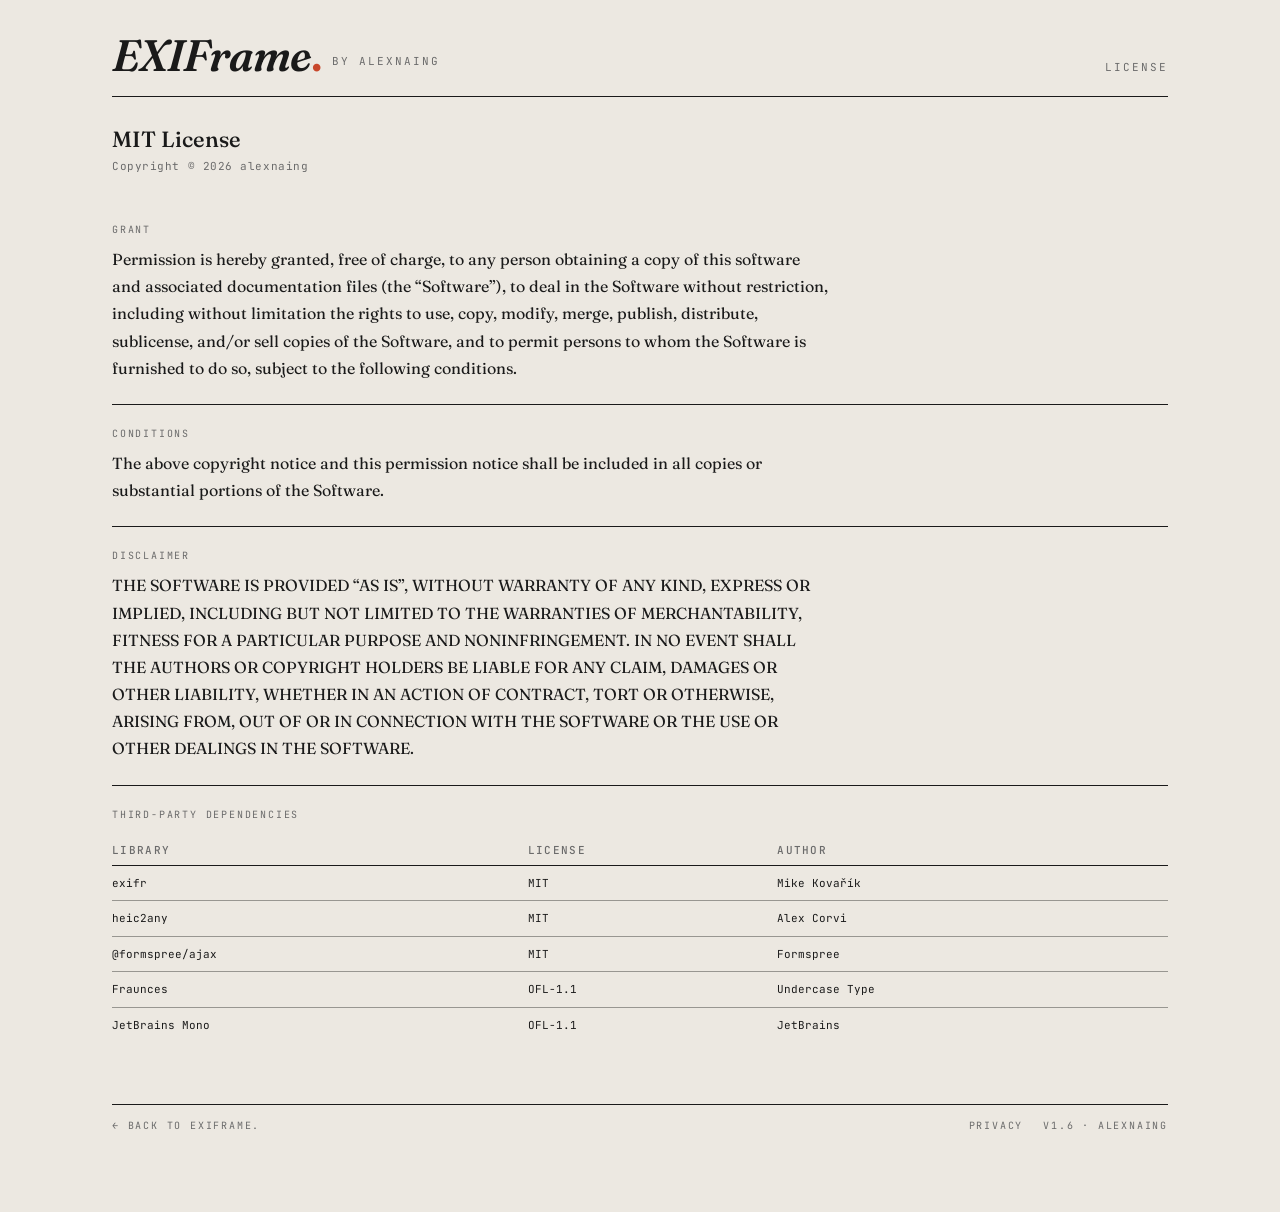
<file: legal.html>
<!DOCTYPE html>
<html lang="en">
<head>
<meta charset="UTF-8" />
<meta name="viewport" content="width=device-width, initial-scale=1.0" />
<title>Frame — License</title>
<link rel="preconnect" href="https://fonts.googleapis.com">
<link rel="preconnect" href="https://fonts.gstatic.com" crossorigin>
<link href="https://fonts.googleapis.com/css2?family=Fraunces:ital,opsz,wght@0,9..144,300;0,9..144,400;0,9..144,500;0,9..144,600;1,9..144,400&family=JetBrains+Mono:wght@400;500;600&display=swap" rel="stylesheet">
<link rel="stylesheet" href="styles.css">
</head>
<body>
<div class="wrap">
  <header>
    <a href="index.html" class="brand">EXIFrame<span class="brand-dot">.</span><span class="brand-by">by alexnaing</span></a>
    <div class="tag">License</div>
  </header>

  <div class="fb-intro">
    <p class="fb-lead">MIT License</p>
    <p class="fb-sub">Copyright &copy; 2026 alexnaing</p>
  </div>

  <div class="privacy-body">

    <section class="priv-section">
      <div class="priv-label">Grant</div>
      <p>Permission is hereby granted, free of charge, to any person obtaining a copy of this software and associated documentation files (the &ldquo;Software&rdquo;), to deal in the Software without restriction, including without limitation the rights to use, copy, modify, merge, publish, distribute, sublicense, and/or sell copies of the Software, and to permit persons to whom the Software is furnished to do so, subject to the following conditions.</p>
    </section>

    <section class="priv-section">
      <div class="priv-label">Conditions</div>
      <p>The above copyright notice and this permission notice shall be included in all copies or substantial portions of the Software.</p>
    </section>

    <section class="priv-section">
      <div class="priv-label">Disclaimer</div>
      <p>THE SOFTWARE IS PROVIDED &ldquo;AS IS&rdquo;, WITHOUT WARRANTY OF ANY KIND, EXPRESS OR IMPLIED, INCLUDING BUT NOT LIMITED TO THE WARRANTIES OF MERCHANTABILITY, FITNESS FOR A PARTICULAR PURPOSE AND NONINFRINGEMENT. IN NO EVENT SHALL THE AUTHORS OR COPYRIGHT HOLDERS BE LIABLE FOR ANY CLAIM, DAMAGES OR OTHER LIABILITY, WHETHER IN AN ACTION OF CONTRACT, TORT OR OTHERWISE, ARISING FROM, OUT OF OR IN CONNECTION WITH THE SOFTWARE OR THE USE OR OTHER DEALINGS IN THE SOFTWARE.</p>
    </section>

    <section class="priv-section">
      <div class="priv-label">Third-party dependencies</div>
      <table class="priv-table">
        <thead>
          <tr><th>Library</th><th>License</th><th>Author</th></tr>
        </thead>
        <tbody>
          <tr><td>exifr</td><td>MIT</td><td>Mike Kovařík</td></tr>
          <tr><td>heic2any</td><td>MIT</td><td>Alex Corvi</td></tr>
          <tr><td>@formspree/ajax</td><td>MIT</td><td>Formspree</td></tr>
          <tr><td>Fraunces</td><td>OFL-1.1</td><td>Undercase Type</td></tr>
          <tr><td>JetBrains Mono</td><td>OFL-1.1</td><td>JetBrains</td></tr>
        </tbody>
      </table>
    </section>

  </div>

  <footer>
    <a href="index.html" class="footer-link">← Back to EXIFrame.</a>
    <span style="display:flex;gap:20px;align-items:center;">
      <a href="privacy.html" class="footer-link">Privacy</a>
      <span>v1.6 · alexnaing</span>
    </span>
  </footer>
</div>
</body>
</html>
</file>
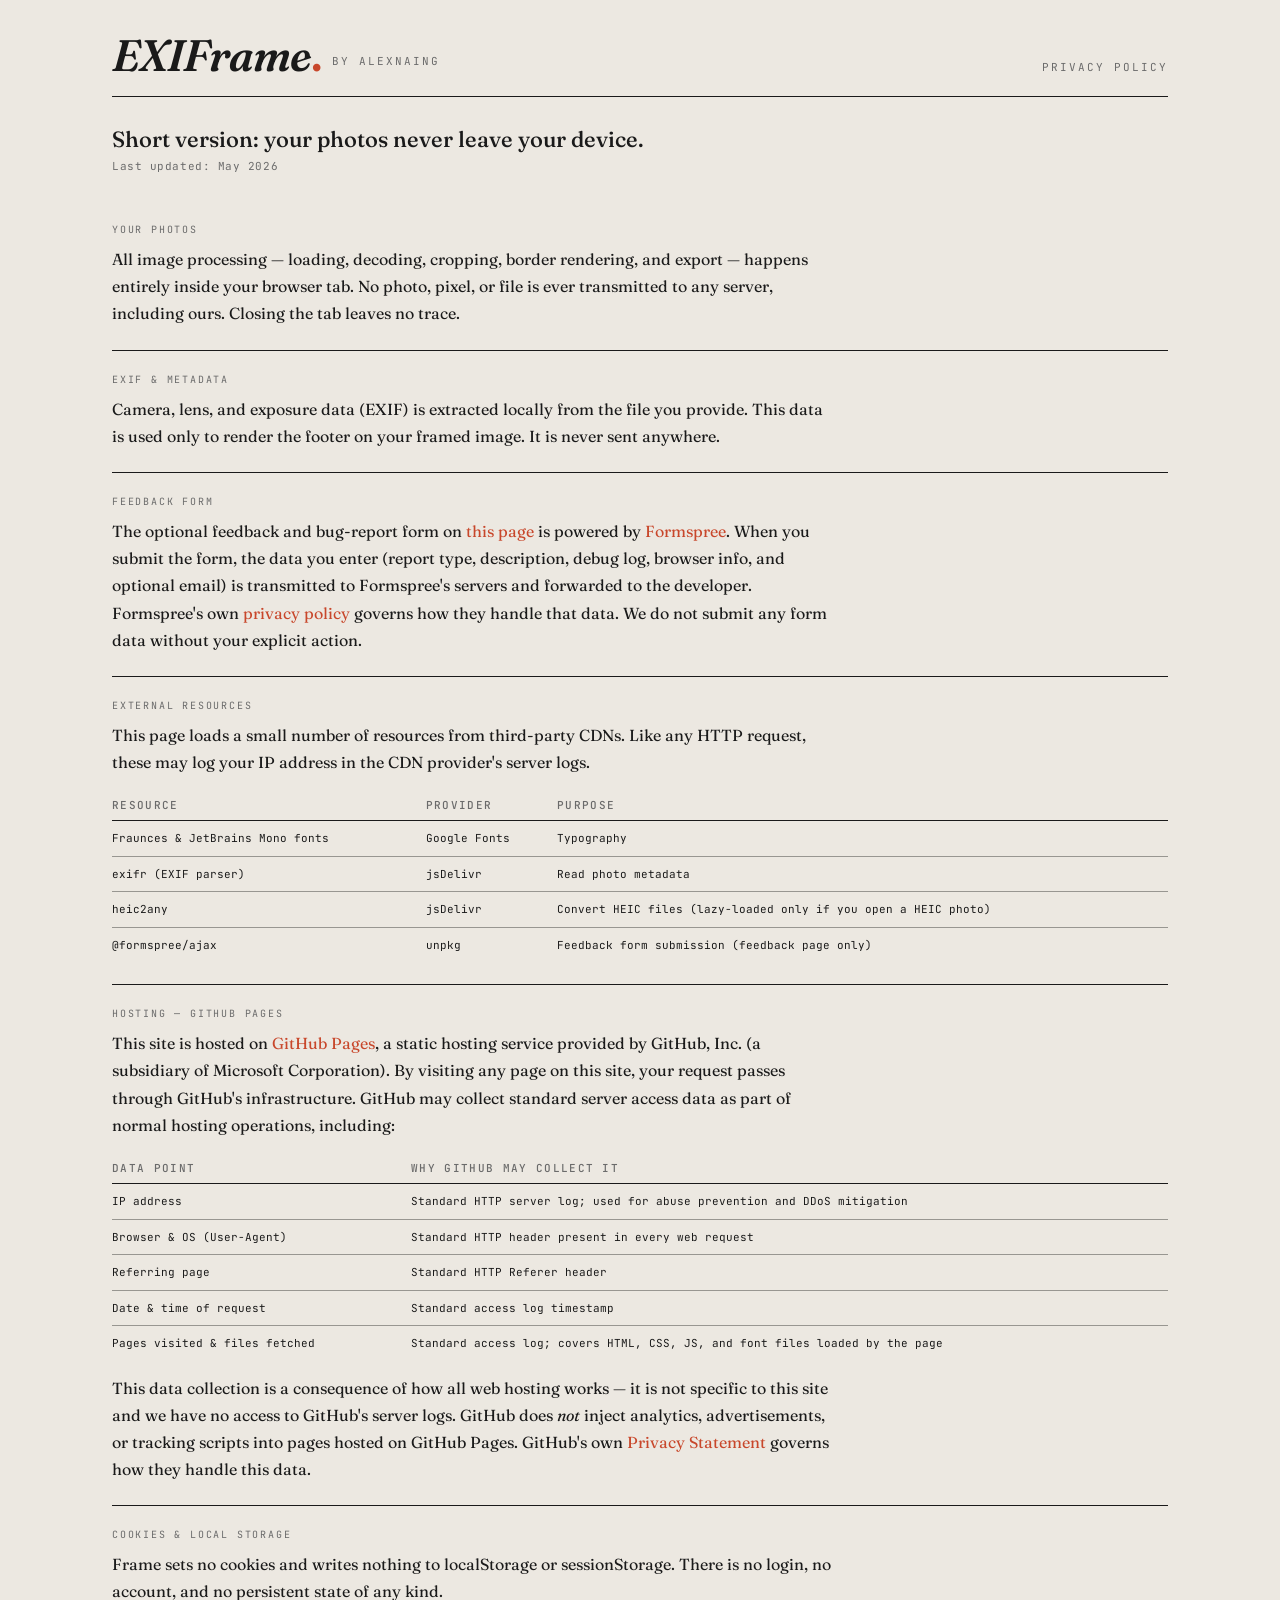
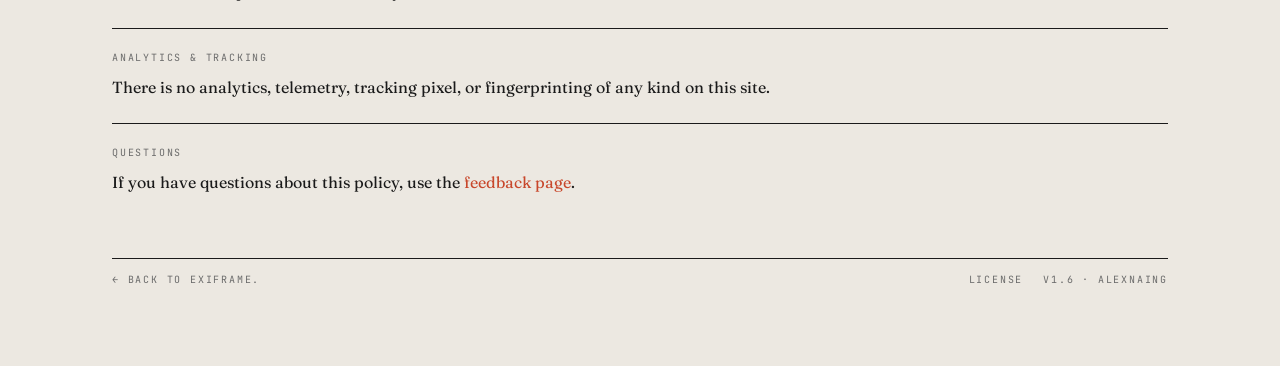
<file: privacy.html>
<!DOCTYPE html>
<html lang="en">
<head>
<meta charset="UTF-8" />
<meta name="viewport" content="width=device-width, initial-scale=1.0" />
<title>Frame — Privacy Policy</title>
<link rel="preconnect" href="https://fonts.googleapis.com">
<link rel="preconnect" href="https://fonts.gstatic.com" crossorigin>
<link href="https://fonts.googleapis.com/css2?family=Fraunces:ital,opsz,wght@0,9..144,300;0,9..144,400;0,9..144,500;0,9..144,600;1,9..144,400&family=JetBrains+Mono:wght@400;500;600&display=swap" rel="stylesheet">
<link rel="stylesheet" href="styles.css">
</head>
<body>
<div class="wrap">
  <header>
    <a href="index.html" class="brand">EXIFrame<span class="brand-dot">.</span><span class="brand-by">by alexnaing</span></a>
    <div class="tag">Privacy Policy</div>
  </header>

  <div class="fb-intro">
    <p class="fb-lead">Short version: your photos never leave your device.</p>
    <p class="fb-sub">Last updated: May 2026</p>
  </div>

  <div class="privacy-body">

    <section class="priv-section">
      <div class="priv-label">Your photos</div>
      <p>All image processing — loading, decoding, cropping, border rendering, and export — happens entirely inside your browser tab. No photo, pixel, or file is ever transmitted to any server, including ours. Closing the tab leaves no trace.</p>
    </section>

    <section class="priv-section">
      <div class="priv-label">EXIF &amp; metadata</div>
      <p>Camera, lens, and exposure data (EXIF) is extracted locally from the file you provide. This data is used only to render the footer on your framed image. It is never sent anywhere.</p>
    </section>

    <section class="priv-section">
      <div class="priv-label">Feedback form</div>
      <p>The optional feedback and bug-report form on <a href="feedback.html" class="inline-link">this page</a> is powered by <a href="https://formspree.io/legal/privacy-policy" target="_blank" rel="noopener" class="inline-link">Formspree</a>. When you submit the form, the data you enter (report type, description, debug log, browser info, and optional email) is transmitted to Formspree's servers and forwarded to the developer. Formspree's own <a href="https://formspree.io/legal/privacy-policy" target="_blank" rel="noopener" class="inline-link">privacy policy</a> governs how they handle that data. We do not submit any form data without your explicit action.</p>
    </section>

    <section class="priv-section">
      <div class="priv-label">External resources</div>
      <p>This page loads a small number of resources from third-party CDNs. Like any HTTP request, these may log your IP address in the CDN provider's server logs.</p>
      <table class="priv-table">
        <thead>
          <tr><th>Resource</th><th>Provider</th><th>Purpose</th></tr>
        </thead>
        <tbody>
          <tr><td>Fraunces &amp; JetBrains Mono fonts</td><td>Google Fonts</td><td>Typography</td></tr>
          <tr><td>exifr (EXIF parser)</td><td>jsDelivr</td><td>Read photo metadata</td></tr>
          <tr><td>heic2any</td><td>jsDelivr</td><td>Convert HEIC files (lazy-loaded only if you open a HEIC photo)</td></tr>
          <tr><td>@formspree/ajax</td><td>unpkg</td><td>Feedback form submission (feedback page only)</td></tr>
        </tbody>
      </table>
    </section>

    <section class="priv-section">
      <div class="priv-label">Hosting — GitHub Pages</div>
      <p>This site is hosted on <a href="https://pages.github.com" target="_blank" rel="noopener" class="inline-link">GitHub Pages</a>, a static hosting service provided by GitHub, Inc. (a subsidiary of Microsoft Corporation). By visiting any page on this site, your request passes through GitHub's infrastructure. GitHub may collect standard server access data as part of normal hosting operations, including:</p>
      <table class="priv-table" style="margin-top:14px;">
        <thead>
          <tr><th>Data point</th><th>Why GitHub may collect it</th></tr>
        </thead>
        <tbody>
          <tr><td>IP address</td><td>Standard HTTP server log; used for abuse prevention and DDoS mitigation</td></tr>
          <tr><td>Browser &amp; OS (User-Agent)</td><td>Standard HTTP header present in every web request</td></tr>
          <tr><td>Referring page</td><td>Standard HTTP Referer header</td></tr>
          <tr><td>Date &amp; time of request</td><td>Standard access log timestamp</td></tr>
          <tr><td>Pages visited &amp; files fetched</td><td>Standard access log; covers HTML, CSS, JS, and font files loaded by the page</td></tr>
        </tbody>
      </table>
      <p style="margin-top:14px;">This data collection is a consequence of how all web hosting works — it is not specific to this site and we have no access to GitHub's server logs. GitHub does <em>not</em> inject analytics, advertisements, or tracking scripts into pages hosted on GitHub Pages. GitHub's own <a href="https://docs.github.com/en/site-policy/privacy-policies/github-general-privacy-statement" target="_blank" rel="noopener" class="inline-link">Privacy Statement</a> governs how they handle this data.</p>
    </section>

    <section class="priv-section">
      <div class="priv-label">Cookies &amp; local storage</div>
      <p>Frame sets no cookies and writes nothing to localStorage or sessionStorage. There is no login, no account, and no persistent state of any kind.</p>
    </section>

    <section class="priv-section">
      <div class="priv-label">Analytics &amp; tracking</div>
      <p>There is no analytics, telemetry, tracking pixel, or fingerprinting of any kind on this site.</p>
    </section>

    <section class="priv-section">
      <div class="priv-label">Questions</div>
      <p>If you have questions about this policy, use the <a href="feedback.html" class="inline-link">feedback page</a>.</p>
    </section>

  </div>

  <footer>
    <a href="index.html" class="footer-link">← Back to EXIFrame.</a>
    <span style="display:flex;gap:20px;align-items:center;">
      <a href="legal.html" class="footer-link">License</a>
      <span>v1.6 · alexnaing</span>
    </span>
  </footer>
</div>
</body>
</html>
</file>
<file: styles.css>
:root {
  --bg: #ece8e1;
  --ink: #1a1a1a;
  --muted: #6b6b6b;
  --line: #1a1a1a;
  --paper: #f6f3ec;
  --accent: #c8472b;
}
* { box-sizing: border-box; margin: 0; padding: 0; }
html, body {
  background: var(--bg); color: var(--ink);
  font-family: 'Fraunces', Georgia, serif;
  min-height: 100vh; -webkit-font-smoothing: antialiased;
}
.wrap { max-width: 1100px; margin: 0 auto; padding: 28px 22px 80px; }
header {
  display: flex; align-items: baseline; justify-content: space-between;
  border-bottom: 1px solid var(--line); padding-bottom: 14px; margin-bottom: 28px;
}
.brand {
  font-weight: 600; font-size: clamp(28px, 5vw, 44px);
  letter-spacing: -0.02em; font-style: italic;
}
.brand .brand-dot { font-style: normal; color: var(--accent); }
.brand-by {
  font-family: 'JetBrains Mono', monospace;
  font-size: 11px; font-style: normal; font-weight: 400;
  letter-spacing: 0.18em; text-transform: uppercase;
  color: var(--muted); margin-left: 11px;
  vertical-align: middle;
}
.tag {
  font-family: 'JetBrains Mono', monospace; font-size: 11px;
  text-transform: uppercase; letter-spacing: 0.18em; color: var(--muted);
}
.controls { display: grid; grid-template-columns: 1fr; gap: 14px; margin-bottom: 22px; }
@media (min-width: 720px) { .controls { grid-template-columns: 2fr 1fr 1fr; } }
.drop {
  position: relative; border: 1.5px dashed var(--line); background: var(--paper);
  padding: 22px; cursor: pointer; transition: background 0.2s, border-color 0.2s;
  min-height: 110px; display: flex; align-items: center; gap: 16px;
}
.drop:hover, .drop.over { background: #fff; border-color: var(--accent); }
.drop input { position: absolute; width: 1px; height: 1px; opacity: 0; pointer-events: none; }
.drop-icon {
  width: 56px; height: 56px; border: 1.5px solid var(--line);
  display: flex; align-items: center; justify-content: center;
  border-radius: 50%; flex-shrink: 0; font-size: 22px;
}
.drop-text { flex: 1; }
.drop-text strong { display: block; font-size: 19px; font-weight: 500; margin-bottom: 2px; }
.drop-text small {
  font-family: 'JetBrains Mono', monospace; font-size: 11px;
  color: var(--muted); letter-spacing: 0.05em;
}
.field {
  background: var(--paper); border: 1px solid var(--line); padding: 14px 16px;
  display: flex; flex-direction: column; justify-content: center;
}
.field label {
  font-family: 'JetBrains Mono', monospace; font-size: 10px;
  text-transform: uppercase; letter-spacing: 0.18em; color: var(--muted); margin-bottom: 6px;
}
.field select, .field input[type="range"] {
  background: transparent; border: none; font-family: 'Fraunces', serif;
  font-size: 17px; color: var(--ink); width: 100%; cursor: pointer;
}
.field select:focus, .field input:focus { outline: none; }
.range-row { display: flex; align-items: center; gap: 10px; }
.range-row span {
  font-family: 'JetBrains Mono', monospace; font-size: 13px;
  min-width: 36px; text-align: right;
}
.toggles {
  background: var(--paper); border: 1px solid var(--line);
  padding: 14px 16px; margin-bottom: 22px;
}
.toggles-label {
  font-family: 'JetBrains Mono', monospace; font-size: 10px;
  text-transform: uppercase; letter-spacing: 0.18em; color: var(--muted); margin-bottom: 10px;
}
.toggles-header {
  display: flex; align-items: center; justify-content: space-between;
  margin-bottom: 10px; flex-wrap: wrap; gap: 8px;
  font-family: 'JetBrains Mono', monospace; font-size: 10px;
  text-transform: uppercase; letter-spacing: 0.18em; color: var(--muted);
}
.text-size-wrap {
  display: flex; align-items: center; gap: 8px; cursor: default;
}
.text-size-wrap input[type="range"] { width: 72px; cursor: pointer; }
.text-size-wrap span {
  font-family: 'JetBrains Mono', monospace; font-size: 10px;
  letter-spacing: 0.1em; min-width: 34px;
}
.chips { display: flex; flex-wrap: wrap; gap: 8px; }
.chip {
  position: relative; cursor: pointer; user-select: none;
  -webkit-tap-highlight-color: transparent; display: inline-flex;
}
.chip input { position: absolute; opacity: 0; width: 0; height: 0; pointer-events: none; }
.chip span {
  display: inline-block; padding: 9px 14px; border: 1px solid var(--line);
  font-family: 'JetBrains Mono', monospace; font-size: 11px;
  text-transform: uppercase; letter-spacing: 0.12em;
  background: transparent; color: var(--muted);
  transition: all 0.15s; pointer-events: none;
}
.chip input:checked + span { background: var(--ink); color: var(--bg); border-color: var(--ink); }
.chip:active span { transform: scale(0.97); }
.stage {
  background: var(--paper); border: 1px solid var(--line); padding: 28px;
  min-height: 320px; display: flex; align-items: center; justify-content: center;
  margin-bottom: 22px; position: relative; scroll-margin-top: 20px;
}
.stage.empty { flex-direction: column; gap: 10px; color: var(--muted); }
.stage canvas {
  max-width: 100%; max-height: 70vh; height: auto;
  box-shadow: 0 18px 40px rgba(0,0,0,0.12), 0 4px 10px rgba(0,0,0,0.06);
}
.empty-mark { font-style: italic; font-size: 22px; font-weight: 400; }
.empty-sub {
  font-family: 'JetBrains Mono', monospace; font-size: 11px;
  text-transform: uppercase; letter-spacing: 0.18em;
}
.actions {
  display: flex; gap: 12px; flex-wrap: wrap;
  align-items: center; justify-content: space-between;
}
.meta-readout {
  font-family: 'JetBrains Mono', monospace; font-size: 11px;
  color: var(--muted); letter-spacing: 0.05em; line-height: 1.6;
}
.meta-readout b { color: var(--ink); font-weight: 600; }
button {
  font-family: 'JetBrains Mono', monospace; font-size: 12px;
  text-transform: uppercase; letter-spacing: 0.18em; padding: 14px 22px;
  border: 1px solid var(--line); background: var(--ink); color: var(--bg);
  cursor: pointer; transition: all 0.15s;
}
button:hover:not(:disabled) { background: var(--accent); border-color: var(--accent); }
button:disabled { opacity: 0.4; cursor: not-allowed; }
button.ghost { background: transparent; color: var(--ink); }
footer {
  margin-top: 40px; border-top: 1px solid var(--line); padding-top: 14px;
  font-family: 'JetBrains Mono', monospace; font-size: 10px;
  text-transform: uppercase; letter-spacing: 0.18em; color: var(--muted);
  display: flex; justify-content: space-between;
}
.toast {
  position: fixed; bottom: 24px; left: 50%;
  transform: translateX(-50%) translateY(20px);
  background: var(--ink); color: var(--bg); padding: 12px 22px;
  font-family: 'JetBrains Mono', monospace; font-size: 11px;
  text-transform: uppercase; letter-spacing: 0.18em;
  opacity: 0; transition: all 0.3s; pointer-events: none;
}
.toast.show { opacity: 1; transform: translateX(-50%) translateY(0); }

/* ---- Download format selector ---- */
.dl-format {
  font-family: 'JetBrains Mono', monospace;
  font-size: 11px;
  text-transform: uppercase;
  letter-spacing: 0.12em;
  color: var(--ink);
  background: var(--paper);
  border: 1px solid var(--line);
  padding: 14px 30px 14px 14px;
  cursor: pointer;
  appearance: none;
  -webkit-appearance: none;
  background-image: url("data:image/svg+xml,%3Csvg xmlns='http://www.w3.org/2000/svg' width='8' height='5' viewBox='0 0 8 5'%3E%3Cpath d='M0 0l4 5 4-5z' fill='%231a1a1a'/%3E%3C/svg%3E");
  background-repeat: no-repeat;
  background-position: right 10px center;
  transition: border-color 0.15s;
}
.dl-format:focus { outline: none; border-color: var(--accent); }
.dl-format:hover { border-color: var(--accent); }

/* ---- Debug log panel ---- */
.debug-panel {
  margin-top: 22px;
  border: 1px solid var(--line);
  background: var(--paper);
}
.debug-panel > summary {
  padding: 10px 16px;
  cursor: pointer;
  user-select: none;
  list-style: none;
  display: flex;
  align-items: center;
  gap: 8px;
  font-family: 'JetBrains Mono', monospace;
  font-size: 10px;
  text-transform: uppercase;
  letter-spacing: 0.18em;
  color: var(--muted);
}
.debug-panel > summary::-webkit-details-marker { display: none; }
.debug-panel > summary::before {
  content: '▶';
  font-size: 8px;
  transition: transform 0.15s;
  flex-shrink: 0;
}
.debug-panel[open] > summary::before { transform: rotate(90deg); }
.debug-panel > summary:hover { color: var(--ink); }
.debug-list {
  border-top: 1px solid var(--line);
  padding: 10px 16px 14px;
  max-height: 240px;
  overflow-y: auto;
  font-family: 'JetBrains Mono', monospace;
  font-size: 10px;
  line-height: 1.8;
  letter-spacing: 0.03em;
}
.dlog-entry { white-space: pre-wrap; word-break: break-all; }
.dlog-info  { color: var(--muted); }
.dlog-ok    { color: #2e8b2e; }
.dlog-warn  { color: #8a6800; }
.dlog-error { color: var(--accent); }

/* ---- Copy-log button (inside debug summary) ---- */
.copy-log-btn {
  margin-left: auto;
  font-family: 'JetBrains Mono', monospace;
  font-size: 9px; text-transform: uppercase; letter-spacing: 0.18em;
  padding: 3px 9px; border: 1px solid currentColor;
  background: transparent; color: var(--muted);
  cursor: pointer; transition: all 0.15s; flex-shrink: 0;
}
.copy-log-btn:hover { background: var(--ink); color: var(--bg); border-color: var(--ink); }

/* ---- Footer link ---- */
.footer-link {
  font-family: 'JetBrains Mono', monospace; font-size: 10px;
  text-transform: uppercase; letter-spacing: 0.18em;
  color: var(--muted); text-decoration: none;
}
.footer-link:hover { color: var(--ink); }

/* ---- Brand as anchor (feedback page) ---- */
a.brand { text-decoration: none; color: inherit; }

/* ---- Feedback page ---- */
.fb-intro { margin-bottom: 28px; }
.fb-lead  { font-size: 22px; font-weight: 500; margin-bottom: 6px; }
.fb-sub   {
  font-family: 'JetBrains Mono', monospace; font-size: 11px;
  color: var(--muted); letter-spacing: 0.05em;
}

.guide-card {
  background: var(--paper); border: 1px solid var(--line);
  padding: 22px 24px 26px; margin-bottom: 32px;
}
.guide-label {
  font-family: 'JetBrains Mono', monospace; font-size: 10px;
  text-transform: uppercase; letter-spacing: 0.18em;
  color: var(--muted); margin-bottom: 20px;
}
.guide-steps { list-style: none; display: flex; flex-direction: column; gap: 18px; }
.guide-steps li { display: flex; gap: 20px; align-items: flex-start; }
.step-num {
  font-family: 'JetBrains Mono', monospace; font-size: 11px;
  color: var(--accent); letter-spacing: 0.1em;
  flex-shrink: 0; min-width: 22px; padding-top: 3px;
}
.step-body { display: flex; flex-direction: column; gap: 3px; }
.step-body strong { font-size: 15px; font-weight: 500; }
.step-body span {
  font-family: 'JetBrains Mono', monospace; font-size: 11px;
  color: var(--muted); line-height: 1.6;
}
.step-body em { font-style: normal; color: var(--ink); }
.inline-link { color: var(--accent); text-decoration: none; }
.inline-link:hover { text-decoration: underline; }

.fb-form { display: flex; flex-direction: column; gap: 20px; }
.fb-row  { display: grid; grid-template-columns: 1fr; gap: 16px; }
@media (min-width: 600px) { .fb-row--2 { grid-template-columns: 1fr 1fr; } }

.fb-field { display: flex; flex-direction: column; gap: 7px; }
.fb-field label {
  font-family: 'JetBrains Mono', monospace; font-size: 10px;
  text-transform: uppercase; letter-spacing: 0.18em; color: var(--muted);
}
.fb-req      { color: var(--accent); }
.fb-optional { text-transform: none; letter-spacing: 0; font-size: 9px; }

.fb-field input[type="text"],
.fb-field input[type="email"],
.fb-field select,
.fb-field textarea {
  background: var(--paper); border: 1px solid var(--line);
  padding: 12px 14px; font-family: 'Fraunces', serif;
  font-size: 15px; color: var(--ink); width: 100%;
  transition: border-color 0.15s; appearance: none; -webkit-appearance: none;
}
.fb-field textarea {
  font-family: 'JetBrains Mono', monospace;
  font-size: 11px; line-height: 1.7; resize: vertical;
}
.fb-field select {
  background-image: url("data:image/svg+xml,%3Csvg xmlns='http://www.w3.org/2000/svg' width='8' height='5' viewBox='0 0 8 5'%3E%3Cpath d='M0 0l4 5 4-5z' fill='%231a1a1a'/%3E%3C/svg%3E");
  background-repeat: no-repeat; background-position: right 12px center;
  padding-right: 30px;
}
.fb-field input[readonly] {
  font-family: 'JetBrains Mono', monospace; font-size: 9px;
  color: var(--muted); cursor: default; padding: 14px;
}
.fb-field input:focus,
.fb-field select:focus,
.fb-field textarea:focus { outline: none; border-color: var(--accent); }

.fb-error {
  font-family: 'JetBrains Mono', monospace; font-size: 11px;
  color: var(--accent); letter-spacing: 0.05em;
}
.fb-actions { display: flex; align-items: center; gap: 18px; flex-wrap: wrap; margin-top: 4px; }
.fb-privacy {
  font-family: 'JetBrains Mono', monospace; font-size: 10px;
  color: var(--muted); letter-spacing: 0.03em;
}

.fb-thanks {
  background: var(--paper); border: 1px solid var(--line);
  padding: 32px; text-align: center; font-size: 18px;
}
.fb-thanks strong { color: var(--accent); }

/* ---- Privacy policy page ---- */
.privacy-body { display: flex; flex-direction: column; gap: 0; }
.priv-section {
  padding: 22px 0;
  border-bottom: 1px solid var(--line);
}
.priv-section:last-child { border-bottom: none; }
.priv-label {
  font-family: 'JetBrains Mono', monospace; font-size: 10px;
  text-transform: uppercase; letter-spacing: 0.18em;
  color: var(--muted); margin-bottom: 10px;
}
.priv-section p {
  font-size: 16px; line-height: 1.7; max-width: 720px;
}
.priv-table {
  width: 100%; border-collapse: collapse; margin-top: 14px;
  font-family: 'JetBrains Mono', monospace; font-size: 11px;
}
.priv-table th {
  text-align: left; text-transform: uppercase; letter-spacing: 0.12em;
  color: var(--muted); font-weight: 500; padding: 8px 12px 8px 0;
  border-bottom: 1px solid var(--line);
}
.priv-table td {
  padding: 9px 12px 9px 0; vertical-align: top;
  border-bottom: 1px solid color-mix(in srgb, var(--line) 40%, transparent);
  line-height: 1.5; color: var(--ink);
}
.priv-table tr:last-child td { border-bottom: none; }

/* ---- @formspree/ajax integration hooks ---- */

/* Field-level error spans (data-fs-error="fieldname") */
[data-fs-error]:not(:empty) {
  display: block;
  font-family: 'JetBrains Mono', monospace;
  font-size: 10px; letter-spacing: 0.05em;
  color: var(--accent); margin-top: 4px;
}
[data-fs-error]:empty { display: none; }

/* Form-level error block (data-fs-error with no value) */
.fb-form-error:not(:empty) {
  font-family: 'JetBrains Mono', monospace;
  font-size: 11px; letter-spacing: 0.05em;
  color: var(--accent); margin-bottom: 14px;
}

/* Invalid state set by the library via aria-invalid */
.fb-field input[aria-invalid="true"],
.fb-field select[aria-invalid="true"],
.fb-field textarea[aria-invalid="true"] { border-color: var(--accent); }

/* ---- Download row ---- */
.dl-row { display: flex; gap: 10px; align-items: stretch; }

/* ---- Crop drag ---- */
.stage.has-crop         { cursor: grab;     touch-action: none; }
.stage.has-crop canvas  { cursor: grab; }
.stage.dragging,
.stage.dragging canvas  { cursor: grabbing; }

.crop-hint {
  display: none;
  font-family: 'JetBrains Mono', monospace; font-size: 10px;
  text-transform: uppercase; letter-spacing: 0.18em;
  color: var(--muted); text-align: center;
  margin-top: -14px; margin-bottom: 18px;
}
.crop-hint.visible { display: block; }

/* ---- Mobile layout polish ---- */
@media (max-width: 600px) {
  .wrap { padding: 18px 14px 60px; }

  .actions { flex-direction: column; align-items: stretch; gap: 14px; }
  .meta-readout { width: 100%; }

  .dl-row { flex-direction: column; }
  .dl-row button, .dl-row .dl-format { width: 100%; }

  .chip span { padding: 11px 16px; }

  .stage { padding: 16px; min-height: 220px; }
  .stage canvas { max-height: 52vh; }

  footer { flex-direction: column; gap: 10px; }
  footer > span { flex-wrap: wrap; }

  .debug-list { font-size: 9px; }
  .copy-log-btn { padding: 5px 10px; }
}

@media (max-width: 400px) {
  .brand-by { display: none; }
}
</file>
